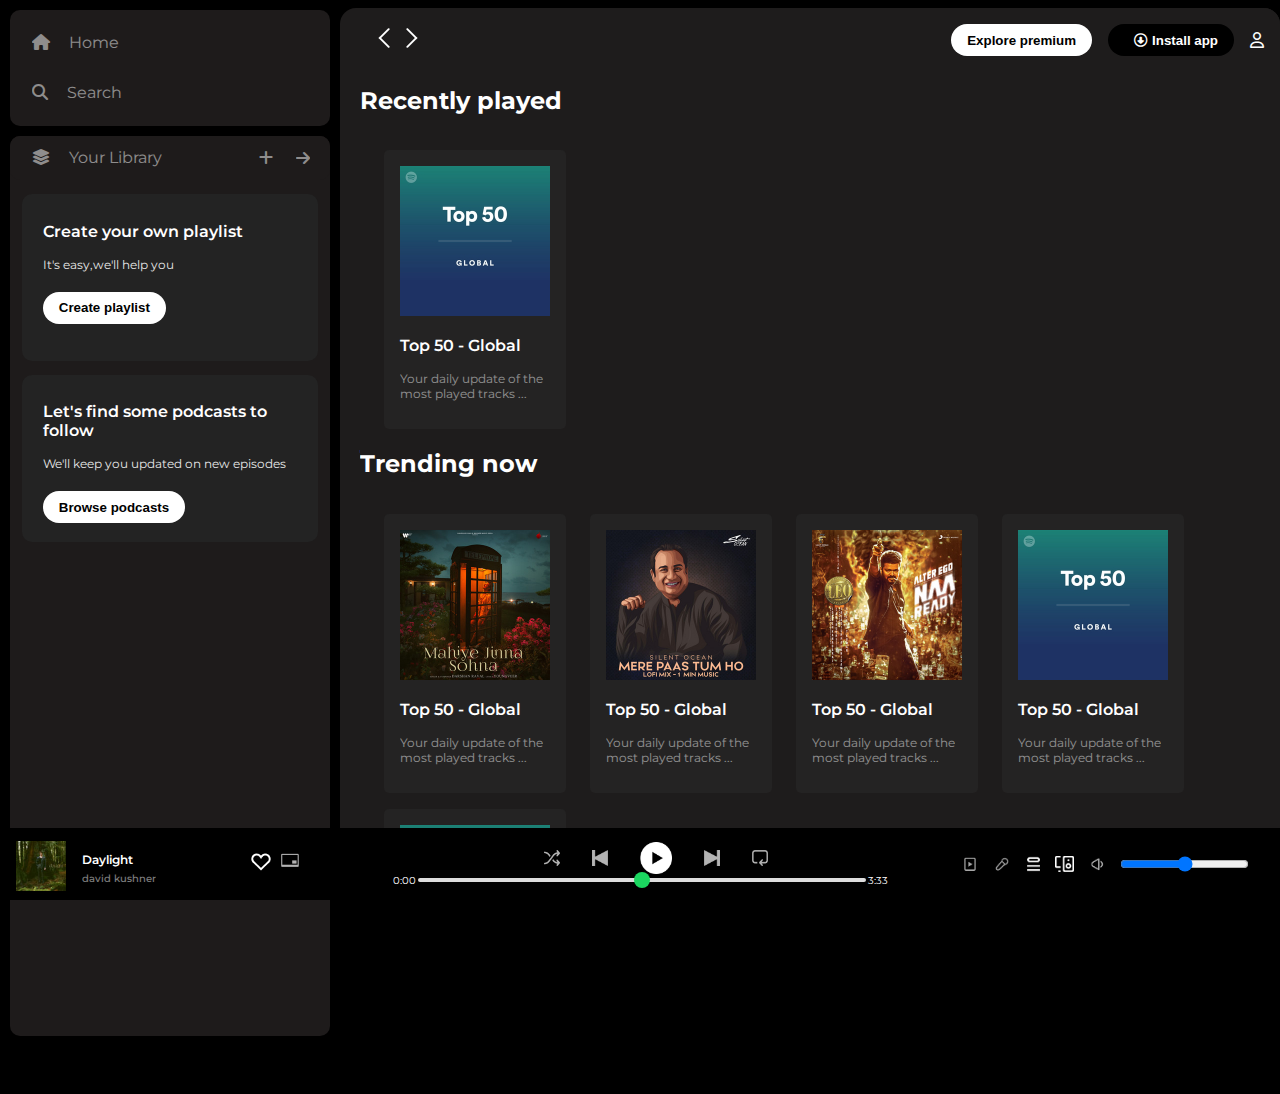
<file: index.html>
<!DOCTYPE html>
<html lang="en">
<head>
    <meta charset="UTF-8">
    <meta name="viewport" content="width=device-width, initial-scale=1.0">
    <title>Document</title>
    <link rel="stylesheet" href="https://cdnjs.cloudflare.com/ajax/libs/font-awesome/6.5.1/css/all.min.css">
    <link rel="preconnect" href="https://fonts.googleapis.com">
<link rel="preconnect" href="https://fonts.gstatic.com" crossorigin>
<link href="https://fonts.googleapis.com/css2?family=Montserrat:ital,wght@0,100..900;1,100..900&display=swap" rel="stylesheet">
    <link rel="icon" href="logo.png"/>
    <link rel="stylesheet" href="index.css">
    <title>Spotify</title>
</head>
<body>
    <div class="main">
        <div class ="sidebar">
            <div class="nav">
               <div class="nav-option">
                <i class="fa-solid fa-house"></i>
                <a href="#">Home</a>
               </div>
               <div class ="nav-option">
                <i class="fa-solid fa-magnifying-glass"></i>
                <a href="#">Search</a>
               </div>
            </div>
            <div class="library">
                <div class="sidebar-library">
                    <div class="lib-nav">
                        <i class="fa-solid fa-layer-group"></i>
                        <a href="#">Your Library</a>
                    </div>
                    <div class="icon">
                        <i class="fa-solid fa-plus"></i>
                        <i class="fa-solid fa-arrow-right"></i>
                    </div>
                </div>
                <div class="lib-box">
                    <div class="box">
                        <p class="box-p1">Create your own playlist</p>
                        <p class="box-p2">It's easy,we'll help you</p>
                        <button class="badge">Create playlist</button>
                    </div>
                    <div class="box">
                        <p class="box-p1">Let's find some podcasts to follow</p>
                        <p class="box-p2">We'll keep you updated on new episodes</p>
                        <button class="badge">Browse podcasts</button>
                    </div>
                </div>
            </div>
        </div>
        <div class="main-content">
            <div class="sticky-nav">
                <div class="sticky-nav-icon">
                <img src="backward_icon.png">
                <img src="forward_icon.png" class="hide">
                </div>
                <div class="sticky-nav-badge">
                <button class="badge nav-item hide">Explore premium</button>
                <button class="badge extra nav-item"><i class="fa-regular fa-circle-down" style="margin-right:5px;"></i>Install app</button>
                <i class="fa-regular fa-user nav-item"></i>
            </div>
            </div>
                <h2>Recently played</h2>
                <div class="card-container">
                    <div class="card">
                        <img src="card1img.jpeg" class="card-img">
                        <p class="card-title">Top 50 - Global</p>
                        <p class="card-info">Your daily update of the most played tracks ...</p>
                    </div>
                </div>
                <h2>Trending now</h2>
                <div class="card-container">
                    <div class="card">
                        <img src="card2img.jpeg" class="card-img">
                        <p class="card-title">Top 50 - Global</p>
                        <p class="card-info">Your daily update of the most played tracks ...</p>
                    </div>
                    <div class="card">
                        <img src="card3img.jpeg" class="card-img">
                        <p class="card-title">Top 50 - Global</p>
                        <p class="card-info">Your daily update of the most played tracks ...</p>
                    </div>
                    <div class="card">
                        <img src="card4img.jpeg" class="card-img">
                        <p class="card-title">Top 50 - Global</p>
                        <p class="card-info">Your daily update of the most played tracks ...</p>
                    </div>
                    <div class="card">
                        <img src="card1img.jpeg" class="card-img">
                        <p class="card-title">Top 50 - Global</p>
                        <p class="card-info">Your daily update of the most played tracks ...</p>
                    </div>
                    <div class="card">
                        <img src="card1img.jpeg" class="card-img">
                        <p class="card-title">Top 50 - Global</p>
                        <p class="card-info">Your daily update of the most played tracks ...</p>
                    </div>
                </div>
                <h2>Featured Charts</h2>
                <div class="card-container">
                    <div class="card">
                        <img src="card5img.jpeg" class="card-img">
                        <p class="card-title">Top songs - Global</p>
                        <p class="card-info">Your daily update of the most played tracks ...</p>
                    </div>
                    <div class="card">
                        <img src="card6img.jpeg" class="card-img">
                        <p class="card-title">Top songs - India</p>
                        <p class="card-info">Your daily update of the most played tracks ...</p>
                    </div>
                </div>
            <div class="footer">
                <div class="line">
                    
                </div>
            </div>
        </div>
        <div class ="music-player">
            <div class="album">
                <div class="album-photo">
                    <div class="album-img">
                    <img src="album_picture.jpeg" class="alb-im">
                </div>
                <div class="artist">
                    <div class ="artist-song">Daylight</div>
                    <div class="atist-name">david kushner</div>
                </div>
                </div>
            <div class="like">
                <img src="album_icon1.png" class="alb-ic" style="margin-bottom:4px">
                <img src="album_icon2.png" class="alb-ic" style="height:2rem">
            </div>
            </div>
            <div class="player">
                <div class="player-control">
                    <img src="player_icon1.png" class="player-control-icon">
                    <img src="player_icon2.png" class="player-control-icon">
                    <img src="player_icon3.png" class="player-control-icon" style="opacity:1; height:2rem; width:2rem;">
                    <img src="player_icon4.png" class="player-control-icon">
                    <img src="player_icon5.png" class="player-control-icon">
                </div>
                <div class="playback-bar">
                    <span class="curr-time time">0:00</span>
                    <input type="range" min="0" max="100" class="progress-bar">
                    <span class="tot-time time">3:33</span>
                </div>
            </div>
            <div class="controls">
                <div class="all-control">
                    <img src="controls_icon1.png" style="height:30px" class="img-all">
                    <img src="controld_icon2.png" style="height:30px" class="img-all">
                    <img src="controls_icon3.png" style ="height:1.2rem" class="img-all">
                    <img src="controls_icon4.png" style="height:1rem" class="img-all">
                    <div class ="bt">
                    <img src="controls_icon5.png" style="height:30px" class ="img-all">
                    <input type="range" min="0" max="100">
                </div>
                </div>
            </div>
        </div>
    </div>
</body>
</html>
</file>
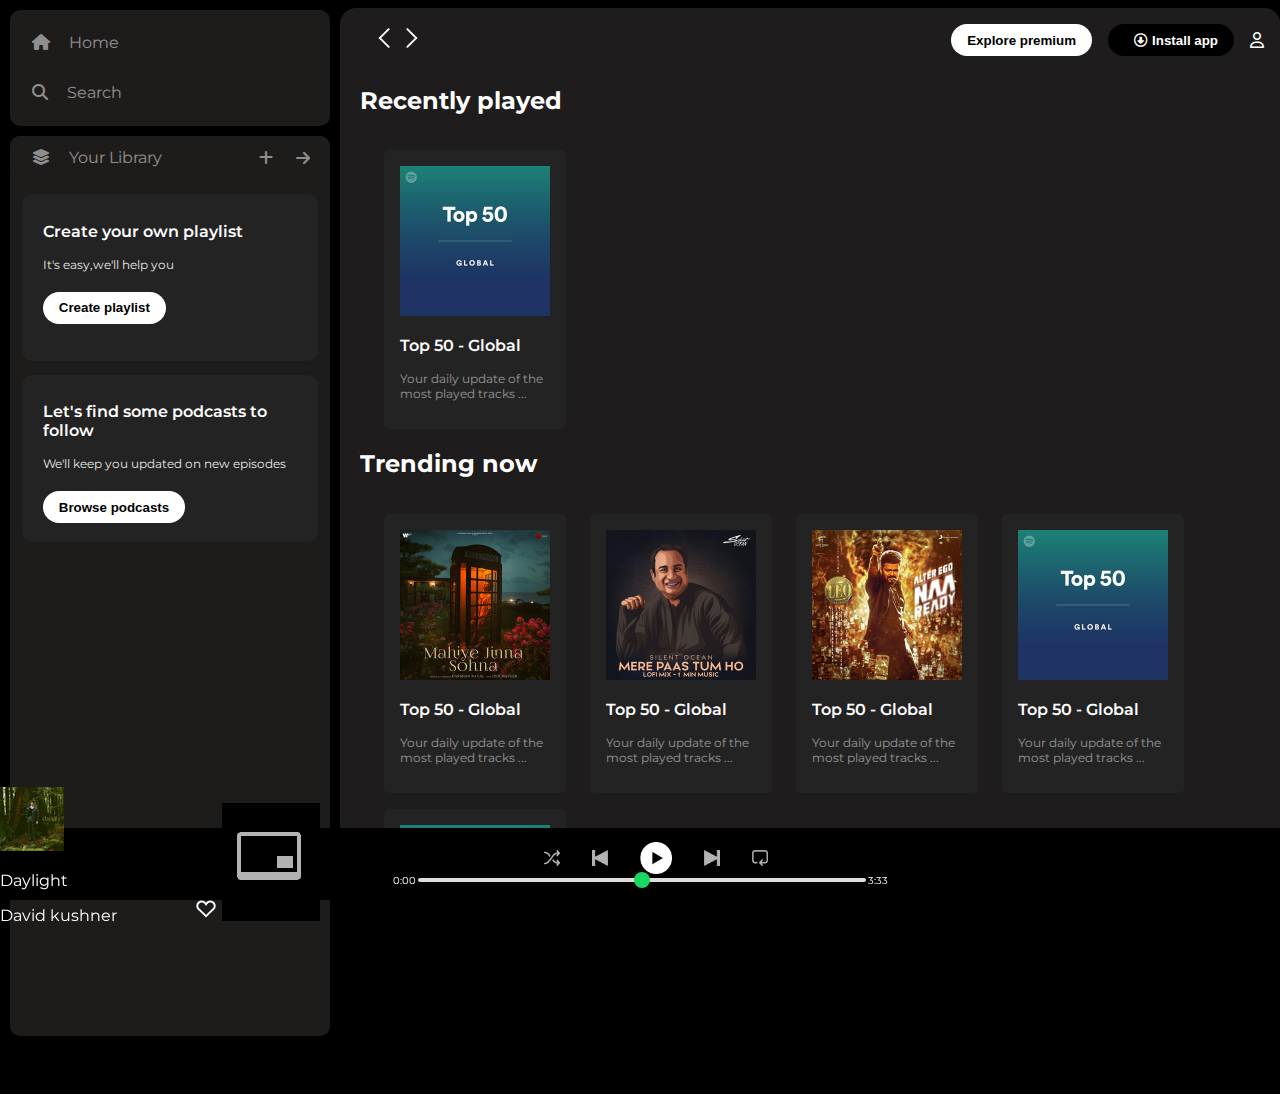
<file: Document.html>
<!DOCTYPE html>
<html lang="en">
<head>
    <meta charset="UTF-8">
    <meta name="viewport" content="width=device-width, initial-scale=1.0">
    <title>Document</title>
    <link rel="stylesheet" href="https://cdnjs.cloudflare.com/ajax/libs/font-awesome/6.5.1/css/all.min.css">
    <link rel="preconnect" href="https://fonts.googleapis.com">
<link rel="preconnect" href="https://fonts.gstatic.com" crossorigin>
<link href="https://fonts.googleapis.com/css2?family=Montserrat:ital,wght@0,100..900;1,100..900&display=swap" rel="stylesheet">
    <link rel="icon" href="logo.png"/>
    <link rel="stylesheet" href="index.css">
    <title>Spotify</title>
</head>
<body>
    <div class="main">
        <div class ="sidebar">
            <div class="nav">
               <div class="nav-option">
                <i class="fa-solid fa-house"></i>
                <a href="#">Home</a>
               </div>
               <div class ="nav-option">
                <i class="fa-solid fa-magnifying-glass"></i>
                <a href="#">Search</a>
               </div>
            </div>
            <div class="library">
                <div class="sidebar-library">
                    <div class="lib-nav">
                        <i class="fa-solid fa-layer-group"></i>
                        <a href="#">Your Library</a>
                    </div>
                    <div class="icon">
                        <i class="fa-solid fa-plus"></i>
                        <i class="fa-solid fa-arrow-right"></i>
                    </div>
                </div>
                <div class="lib-box">
                    <div class="box">
                        <p class="box-p1">Create your own playlist</p>
                        <p class="box-p2">It's easy,we'll help you</p>
                        <button class="badge">Create playlist</button>
                    </div>
                    <div class="box">
                        <p class="box-p1">Let's find some podcasts to follow</p>
                        <p class="box-p2">We'll keep you updated on new episodes</p>
                        <button class="badge">Browse podcasts</button>
                    </div>
                </div>
            </div>
        </div>
        <div class="main-content">
            <div class="sticky-nav">
                <div class="sticky-nav-icon">
                <img src="backward_icon.png">
                <img src="forward_icon.png" class="hide">
                </div>
                <div class="sticky-nav-badge">
                <button class="badge nav-item hide">Explore premium</button>
                <button class="badge extra nav-item"><i class="fa-regular fa-circle-down" style="margin-right:5px;"></i>Install app</button>
                <i class="fa-regular fa-user nav-item"></i>
            </div>
            </div>
                <h2>Recently played</h2>
                <div class="card-container">
                    <div class="card">
                        <img src="card1img.jpeg" class="card-img">
                        <p class="card-title">Top 50 - Global</p>
                        <p class="card-info">Your daily update of the most played tracks ...</p>
                    </div>
                </div>
                <h2>Trending now</h2>
                <div class="card-container">
                    <div class="card">
                        <img src="card2img.jpeg" class="card-img">
                        <p class="card-title">Top 50 - Global</p>
                        <p class="card-info">Your daily update of the most played tracks ...</p>
                    </div>
                    <div class="card">
                        <img src="card3img.jpeg" class="card-img">
                        <p class="card-title">Top 50 - Global</p>
                        <p class="card-info">Your daily update of the most played tracks ...</p>
                    </div>
                    <div class="card">
                        <img src="card4img.jpeg" class="card-img">
                        <p class="card-title">Top 50 - Global</p>
                        <p class="card-info">Your daily update of the most played tracks ...</p>
                    </div>
                    <div class="card">
                        <img src="card1img.jpeg" class="card-img">
                        <p class="card-title">Top 50 - Global</p>
                        <p class="card-info">Your daily update of the most played tracks ...</p>
                    </div>
                    <div class="card">
                        <img src="card1img.jpeg" class="card-img">
                        <p class="card-title">Top 50 - Global</p>
                        <p class="card-info">Your daily update of the most played tracks ...</p>
                    </div>
                </div>
                <h2>Featured Charts</h2>
                <div class="card-container">
                    <div class="card">
                        <img src="card5img.jpeg" class="card-img">
                        <p class="card-title">Top songs - Global</p>
                        <p class="card-info">Your daily update of the most played tracks ...</p>
                    </div>
                    <div class="card">
                        <img src="card6img.jpeg" class="card-img">
                        <p class="card-title">Top songs - India</p>
                        <p class="card-info">Your daily update of the most played tracks ...</p>
                    </div>
                </div>
            <div class="footer">
                <div class="line">
                    
                </div>
            </div>
        </div>
        <div class ="music-player">
            <div class="album">
                <div class ="song-name">
                    <img src="album_picture.jpeg">
                    <p>Daylight</p>
                    <p>David kushner</p>
                </div>
                <div class ="song-lk">
                    <img src="album_icon1.png">
                    <img src="album_icon2.png">
                </div>
            </div>
            <div class="player">
                <div class="player-control">
                    <img src="player_icon1.png" class="player-control-icon">
                    <img src="player_icon2.png" class="player-control-icon">
                    <img src="player_icon3.png" class="player-control-icon" style="opacity:1; height:2rem; width:2rem;">
                    <img src="player_icon4.png" class="player-control-icon">
                    <img src="player_icon5.png" class="player-control-icon">
                </div>
                <div class="playback-bar">
                    <span class="curr-time time">0:00</span>
                    <input type="range" min="0" max="100" class="progress-bar">
                    <span class="tot-time time">3:33</span>
                </div>
            </div>
            <div class="controls">
            </div>
        </div>
    </div>
<!-- Code injected by live-server -->
<script>
	// <![CDATA[  <-- For SVG support
	if ('WebSocket' in window) {
		(function () {
			function refreshCSS() {
				var sheets = [].slice.call(document.getElementsByTagName("link"));
				var head = document.getElementsByTagName("head")[0];
				for (var i = 0; i < sheets.length; ++i) {
					var elem = sheets[i];
					var parent = elem.parentElement || head;
					parent.removeChild(elem);
					var rel = elem.rel;
					if (elem.href && typeof rel != "string" || rel.length == 0 || rel.toLowerCase() == "stylesheet") {
						var url = elem.href.replace(/(&|\?)_cacheOverride=\d+/, '');
						elem.href = url + (url.indexOf('?') >= 0 ? '&' : '?') + '_cacheOverride=' + (new Date().valueOf());
					}
					parent.appendChild(elem);
				}
			}
			var protocol = window.location.protocol === 'http:' ? 'ws://' : 'wss://';
			var address = protocol + window.location.host + window.location.pathname + '/ws';
			var socket = new WebSocket(address);
			socket.onmessage = function (msg) {
				if (msg.data == 'reload') window.location.reload();
				else if (msg.data == 'refreshcss') refreshCSS();
			};
			if (sessionStorage && !sessionStorage.getItem('IsThisFirstTime_Log_From_LiveServer')) {
				console.log('Live reload enabled.');
				sessionStorage.setItem('IsThisFirstTime_Log_From_LiveServer', true);
			}
		})();
	}
	else {
		console.error('Upgrade your browser. This Browser is NOT supported WebSocket for Live-Reloading.');
	}
	// ]]>
</script>
</body>
</html>
</file>
<file: index.css>
body{ 
     font-family: "Montserrat", sans-serif;
     margin:0;
     background-color: black;
     color:white;
     overflow:hidden; 
}
.main{
    display:flex;
    height:100vh;
}
.sidebar{
    background-color: black;
    width:340px;
    border-radius:1rem; /*16px*/
    /* background-color: rgb(30, 28, 28); */
}
.main-content{
    background-color: rgb(30, 28, 28);
    flex:1;
    border-radius:1rem; /*16px*/
    overflow:auto;
    margin-top:8px;
    padding-left:20px;
}
.music-player{
    background-color: black;
    position:fixed;
    bottom:0;
    width:100%;
    height:72px;
}
.main .sidebar .nav,a{
    color:white;
    text-decoration:none;
}
.nav{
    /* border:2px solid black; */
    box-shadow: 0 0 10px black;
    height:100px;
    /* margin:20px; */
    margin:10px 10px;
    border-radius:10px;
    background-color: rgb(30, 27, 27);
    padding:0.5rem 0.75rem;
    line-height:50px;
    display:flex;
    flex-direction:column;
    justify-content: center;
}
i{
    margin-left:10px;
}
a{
    margin-left:15px;
}
.nav-option{
    opacity: 0.5;
}

.nav-option:hover{
    opacity:1;
    cursor: pointer;
}
.library{
    height:100vh;
    background-color: rgb(30, 27, 27);
    margin:10px 10px;
    border-radius:10px;
}
.sidebar-library{
    /* height:100vh; */
    background-color: rgb(30, 27, 27);
    border-radius:10px;
    display:flex;
    justify-content:space-between;
    align-items:center;

}
.lib-nav{
    height:2rem;
    /* background-color: rgb(52, 47, 47); */
    padding-top:0.75rem;
    padding-left:0.75rem;
    opacity:0.5;
}
.icon{
    /* padding-top:0.75rem;
    padding-left:0.75rem; */
    padding:0.75rem 0.75rem;
}
.icon i{
    margin-right:0.5rem;
    opacity:0.5;
}
.icon i:hover{
    opacity:1;
    cursor: pointer;
}
.lib-nav:hover{
    opacity:1;
}
.lib-box{
    height:100vh;
}
.box{
    height:8rem;
    margin:0.9rem 0.75rem;
    padding:1.2rem 1.3rem;
    background-color: #232323; 
    border-radius:10px;
}
.box-p1{
    font-size:1rem;
    font-weight:600;
    margin-top:0.5rem;
}
.box-p2{
    font-size: 0.75rem;
    opacity:0.9;
}
.badge{
    background-color: white;
    border:none;
    border-radius:100px;
    padding:0.25rem 1rem;
    font-weight:700;
    margin-top:0.5rem;
    height:2rem;
    width:fit-content;
}
.extra{
    background-color:black;
    color:white;
}
.sticky-nav{
    position:sticky;
    top:0;
    background-color: rgb(30, 28, 28);
    display:flex;
    justify-content: space-between;
    align-items: center;
    padding:0.5rem 0 0.1rem 0;
    z-index: 10;
}
.sticky-nav-icon{
    margin-left:0.75rem;
}
.sticky-nav-badge{
    margin-right:0.5rem;
    display:flex;
    justify-content: center;
    align-items: center;
}
.nav-item{
    margin:0.5rem;
}
@media (max-width :1000px){
    .hide{
        display:none;
    }
}
.card{
    background-color: #242323;
    width:150px;
    border-radius:5px;
    padding:1rem;
    margin-left:1.5rem;
    margin-top:1rem;
}
.card-container{
    display:flex;
    flex-wrap: wrap;
}
.card-img{
    width:100%;
}
.card-title{
    font-weight: 600;
}
.card-info{
    font-size:0.75rem;
    opacity:0.5;
}
.footer{
    height:300px;
    display:flex;
    align-items: center;
    justify-content: center;
}
.line{
    width:90%;
    border-top:1px solid white;
    opacity :0.5;
}
.music-player{
    display:flex;
    align-items: center;
    justify-content: space-between;
}
.album{
    width:25%
}
.player{
    width:50%;
}
.player-control{
    display:flex;
    justify-content:center;
    align-items: center;

}
.controls{
    width:25%;
}
.player-control-icon{
    height:1rem;
    width:1rem;
    margin-left:2rem;
    opacity:0.7;
}
.player-control-icon:hover{
    opacity: 1;
    cursor: pointer;
}
.playback-bar{
    display:flex;
    justify-content: center;
}
.progress-bar{
    width:70%;
    appearance:none;
    background-color:transparent;
    cursor:pointer;
}
.progress-bar::-webkit-slider-runnable-track{
    background-color:#ddd;
    border-radius:100px;
    height:0.2rem;
}
.progress-bar::-webkit-slider-thumb{
    appearance: none;
    height:1rem;
    width:1rem;
    border-radius:50%;
    background-color: #1bd760;
    margin-top:-6px;
}
.time{
    font-size: 10px;
}
.album-photo{
    display:flex;
    margin-top:0.5rem;
    margin-left:1rem;
}
.artist{
    display:flex;
    flex-direction:column;
    margin-left:1rem;
    font-size:0.75rem;
    width:5rem;
    /* align-items: center; */
    justify-content: center;
    /* height:2rem */
}
.alb-im{
    height:50px;
}
.artist-song{
    font-weight:600;
}
.atist-name{
    margin-top:5px;
    font-weight:500;
    font-size:10px;
    opacity:0.5;
}
.album{
    display:flex;
    align-items: center;
    justify-content: space-between;
}
.alb-ic{
    height:1.5rem;
}
.like{
    margin-right:1rem;
}
.all-control{
    display:flex;
    align-items: center;
}
.img-all{
    margin-right:0.75rem;
}
.bt{
    display:flex;
    align-items:center;
}
</file>
